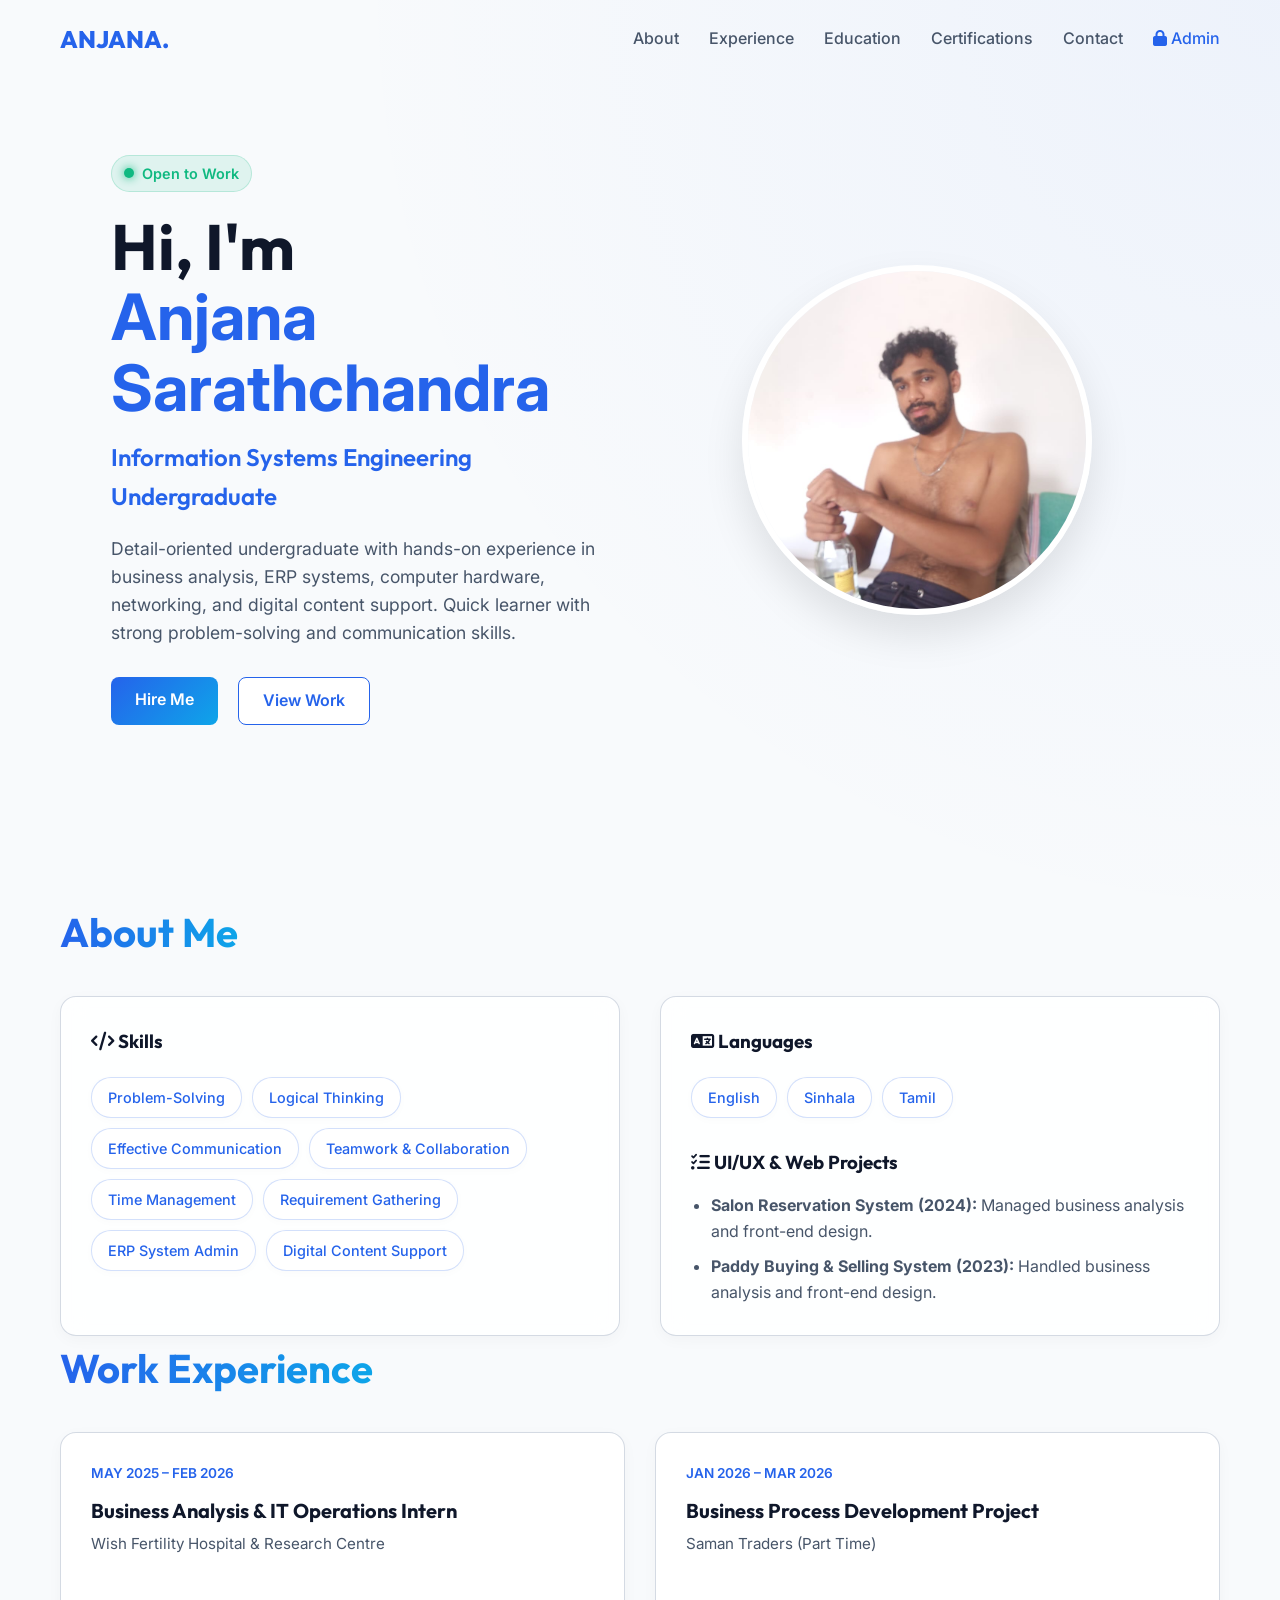
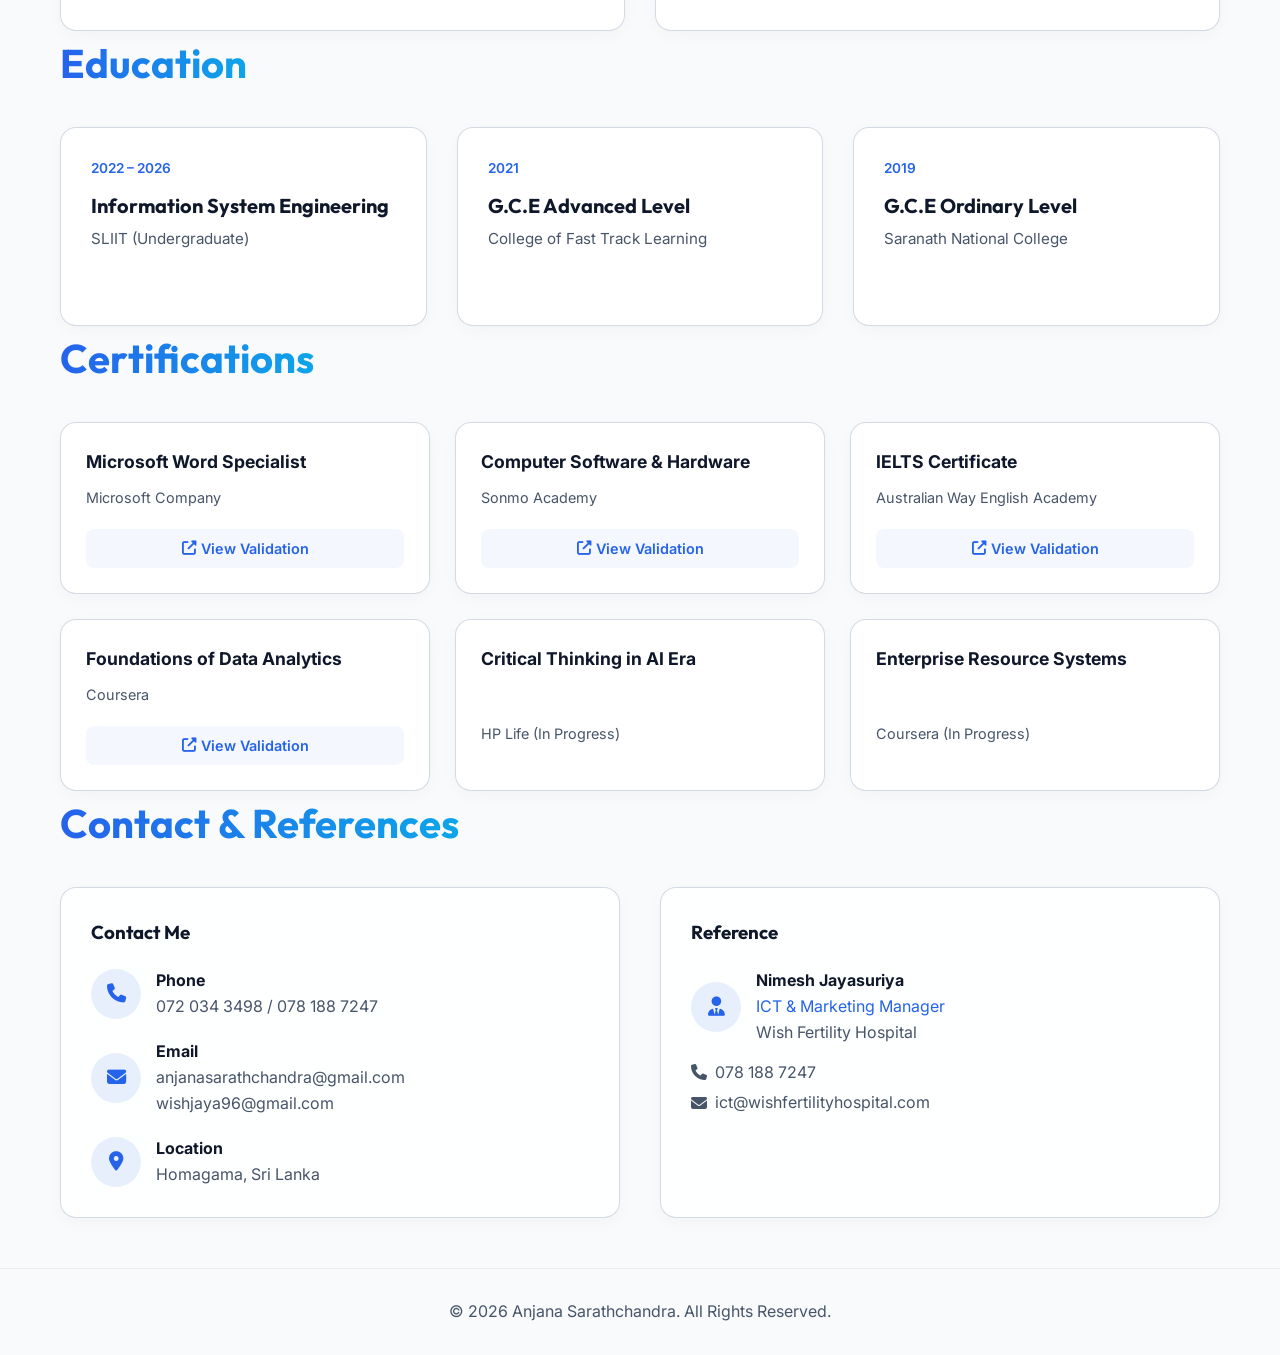
<file: index.html>
<!DOCTYPE html>
<html lang="en">

<head>
  <meta charset="UTF-8">
  <meta name="viewport" content="width=device-width, initial-scale=1.0">
  <title>Anjana Sarathchandra | Portfolio</title>
  <link rel="stylesheet" href="css/style.css">
  <link rel="stylesheet" href="https://cdnjs.cloudflare.com/ajax/libs/font-awesome/6.4.0/css/all.min.css">
  <link
    href="https://fonts.googleapis.com/css2?family=Inter:wght@300;400;600;800&family=Outfit:wght@400;700&display=swap"
    rel="stylesheet">
</head>

<body class="light-theme">

  <!-- Navigation -->
  <header id="header">
    <nav class="container">
      <a href="#" class="logo">ANJANA.</a>
      <ul class="nav-links">
        <li><a href="#about">About</a></li>
        <li><a href="#experience">Experience</a></li>
        <li><a href="#education">Education</a></li>
        <li><a href="#certifications">Certifications</a></li>
        <li><a href="#contact">Contact</a></li>
        <li><a href="admin.html" style="color:var(--accent-primary)"><i class="fas fa-lock"></i> Admin</a></li>
      </ul>
    </nav>
  </header>

  <!-- Hero Section -->
  <section class="hero" id="home">
    <div class="container hero-content">
      <div class="hero-text">
        <div class="status-badge" id="workStatus">
          <span class="status-dot"></span> <span id="workStatusText" class="status-text">Open to Work</span>
        </div>
        <h1 class="hero-title">Hi, I'm <br><span style="color:var(--accent-primary)">Anjana Sarathchandra</span></h1>
        <h3 class="hero-subtitle">Information Systems Engineering Undergraduate</h3>
        <p class="hero-desc">Detail-oriented undergraduate with hands-on experience in business analysis, ERP systems,
          computer hardware, networking, and digital content support. Quick learner with strong problem-solving and
          communication skills.</p>
        <div class="hero-actions">
          <a href="#contact" class="btn-primary">Hire Me</a>
          <a href="#experience" class="btn-outline">View Work</a>
        </div>
      </div>
      <div class="hero-image">
        <img src="images/1.jpeg" alt="Anjana Sarathchandra" class="avatar">
      </div>
    </div>
  </section>

  <!-- About Section -->
  <section id="about" class="container">
    <h2>About Me</h2>
    <div class="about-grid">
      <div class="glass skills-wrapper">
        <h3 style="margin-bottom: 15px;"><i class="fas fa-code"></i> Skills</h3>
        <div class="skills-list">
          <span class="skill-tag">Problem-Solving</span>
          <span class="skill-tag">Logical Thinking</span>
          <span class="skill-tag">Effective Communication</span>
          <span class="skill-tag">Teamwork & Collaboration</span>
          <span class="skill-tag">Time Management</span>
          <span class="skill-tag">Requirement Gathering</span>
          <span class="skill-tag">ERP System Admin</span>
          <span class="skill-tag">Digital Content Support</span>
        </div>
      </div>
      <div class="glass languages-wrapper">
        <h3 style="margin-bottom: 15px;"><i class="fas fa-language"></i> Languages</h3>
        <div class="skills-list">
          <span class="skill-tag">English</span>
          <span class="skill-tag">Sinhala</span>
          <span class="skill-tag">Tamil</span>
        </div>
        <h3 style="margin-top: 30px; margin-bottom: 15px;"><i class="fas fa-tasks"></i> UI/UX & Web Projects</h3>
        <ul style="color: var(--text-secondary); margin-left: 20px;">
          <li style="margin-bottom: 10px"><b>Salon Reservation System (2024):</b> Managed business analysis and
            front-end design.</li>
          <li><b>Paddy Buying & Selling System (2023):</b> Handled business analysis and front-end design.</li>
        </ul>
      </div>
    </div>
  </section>

  <section id="experience" class="container reveal">
    <h2>Work Experience</h2>
    <div id="experience-container" class="timeline-grid">
      <!-- Dynamically generated via JS -->
    </div>
  </section>

  <!-- Education Section -->
  <section id="education" class="container reveal">
    <h2>Education</h2>
    <div id="education-container" class="timeline-grid">
      <!-- Dynamically generated via JS -->
    </div>
  </section>

  <!-- Certifications Section -->
  <section id="certifications" class="container">
    <h2>Certifications</h2>
    <div class="cert-grid">
      <div class="glass cert-card">
        <h4>Microsoft Word Specialist</h4>
        <p>Microsoft Company</p>
        <a href="#" class="cert-link"><i class="fas fa-external-link-alt"></i> View Validation</a>
      </div>
      <div class="glass cert-card">
        <h4>Computer Software & Hardware</h4>
        <p>Sonmo Academy</p>
        <a href="#" class="cert-link"><i class="fas fa-external-link-alt"></i> View Validation</a>
      </div>
      <div class="glass cert-card">
        <h4>IELTS Certificate</h4>
        <p>Australian Way English Academy</p>
        <a href="#" class="cert-link"><i class="fas fa-external-link-alt"></i> View Validation</a>
      </div>
      <div class="glass cert-card">
        <h4>Foundations of Data Analytics</h4>
        <p>Coursera</p>
        <a href="#" class="cert-link"><i class="fas fa-external-link-alt"></i> View Validation</a>
      </div>
      <div class="glass cert-card">
        <h4>Critical Thinking in AI Era</h4>
        <p>HP Life (In Progress)</p>
      </div>
      <div class="glass cert-card">
        <h4>Enterprise Resource Systems</h4>
        <p>Coursera (In Progress)</p>
      </div>
    </div>
  </section>

  <!-- Contact Section -->
  <section id="contact" class="container">
    <h2>Contact & References</h2>
    <div class="contact-grid">
      <div class="glass skills-wrapper">
        <h3 style="margin-bottom: 20px;">Contact Me</h3>
        <div class="contact-info">
          <div class="contact-item">
            <div class="contact-icon"><i class="fas fa-phone"></i></div>
            <div class="contact-details">
              <h4>Phone</h4>
              <p>072 034 3498 / 078 188 7247</p>
            </div>
          </div>
          <div class="contact-item">
            <div class="contact-icon"><i class="fas fa-envelope"></i></div>
            <div class="contact-details">
              <h4>Email</h4>
              <p>anjanasarathchandra@gmail.com</p>
              <p>wishjaya96@gmail.com</p>
            </div>
          </div>
          <div class="contact-item">
            <div class="contact-icon"><i class="fas fa-map-marker-alt"></i></div>
            <div class="contact-details">
              <h4>Location</h4>
              <p>Homagama, Sri Lanka</p>
            </div>
          </div>
        </div>
      </div>
      <div class="glass languages-wrapper">
        <h3 style="margin-bottom: 20px;">Reference</h3>
        <div class="contact-item" style="margin-bottom: 15px;">
          <div class="contact-icon"><i class="fas fa-user-tie"></i></div>
          <div class="contact-details">
            <h4>Nimesh Jayasuriya</h4>
            <p style="color: var(--accent-primary);">ICT & Marketing Manager</p>
            <p>Wish Fertility Hospital</p>
          </div>
        </div>
        <p style="color: var(--text-secondary); margin-bottom: 5px;"><i class="fas fa-phone" style="width:20px;"></i>
          078 188 7247</p>
        <p style="color: var(--text-secondary);"><i class="fas fa-envelope" style="width:20px;"></i>
          ict@wishfertilityhospital.com</p>
      </div>
    </div>
  </section>

  <footer>
    <p>&copy; 2026 Anjana Sarathchandra. All Rights Reserved.</p>
  </footer>

  <!-- Modals -->
  <div class="modal-overlay" id="modalOverlay" onclick="closeModal(event)">
    <div class="modal-content" onclick="event.stopPropagation()">
      <button class="close-btn" onclick="closeModal(event, true)">&times;</button>
      <div class="modal-body" id="modalBody">
        <!-- Dynamic Content Injected Here -->
      </div>
    </div>
  </div>

  <script src="js/script.js?v=2"></script>
</body>

</html>
</file>
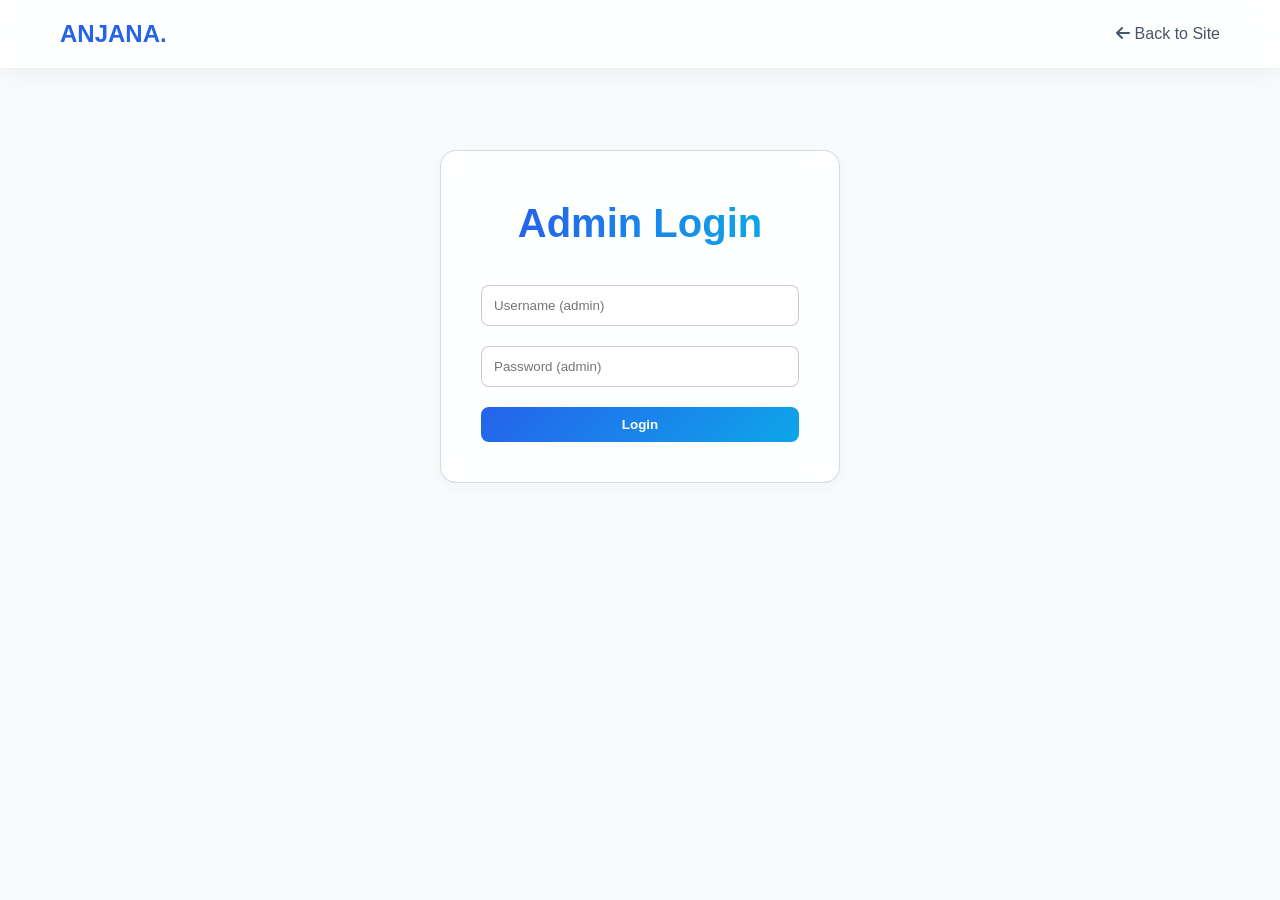
<file: admin.html>
<!DOCTYPE html>
<html lang="en">
<head>
  <meta charset="UTF-8">
  <title>Admin Dashboard | Anjana</title>
  <link rel="stylesheet" href="css/style.css">
  <link rel="stylesheet" href="https://cdnjs.cloudflare.com/ajax/libs/font-awesome/6.4.0/css/all.min.css">
  <style>
    .admin-container {
      max-width: 800px;
      margin: 80px auto;
      padding: 40px;
    }
    .form-group {
      margin-bottom: 20px;
    }
    .form-group label {
      display: block;
      margin-bottom: 8px;
      color: var(--text-secondary);
      font-weight: 600;
    }
    .form-group input, .form-group textarea, .form-group select {
      width: 100%;
      padding: 12px;
      border-radius: 8px;
      border: 1px solid rgba(0,0,0,0.2);
      background: rgba(255,255,255,0.9);
      color: #333;
      font-family: inherit;
    }
    .form-group input:focus, .form-group textarea:focus, .form-group select:focus {
      outline: none;
      border-color: var(--accent-primary);
    }
    .login-container {
      max-width: 400px; margin: 150px auto; text-align: center;
    }
    .dashboard-section {
      background: white;
      padding: 24px;
      border-radius: 12px;
      margin-bottom: 30px;
      box-shadow: 0 4px 15px rgba(0,0,0,0.05);
      border: 1px solid rgba(0,0,0,0.05);
    }
    .dashboard-section h3 {
      border-bottom: 2px solid var(--accent-primary);
      padding-bottom: 10px;
      margin-bottom: 20px;
      color: var(--accent-primary);
      display: flex; justify-content: space-between; align-items: center;
    }
    
    .nav-tabs {
        display: flex; gap: 10px; margin-bottom: 20px;
    }
    .nav-tab {
        padding: 8px 16px; border-radius: 6px; cursor: pointer;
        background: #e2e8f0; color: var(--text-secondary); font-weight: 600;
    }
    .nav-tab.active {
        background: var(--accent-primary); color: white;
    }
    
    .timeline-list-item {
        background: #f8fafc; border: 1px solid #e2e8f0; padding: 10px 15px; border-radius: 8px; margin-bottom: 10px;
        display: flex; justify-content: space-between; align-items: center;
    }
    .timeline-list-item button { margin-left: 10px; padding: 5px 10px; }
  </style>
</head>
<body class="light-theme">
  <!-- Nav just for back button -->
  <header class="scrolled">
    <nav class="container">
      <a href="index.html" class="logo">ANJANA.</a>
      <ul class="nav-links">
        <li><a href="index.html"><i class="fas fa-arrow-left"></i> Back to Site</a></li>
      </ul>
    </nav>
  </header>

  <!-- Login Area -->
  <div class="glass admin-container login-container" id="loginArea">
    <h2 style="margin-bottom:30px;">Admin Login</h2>
    <div class="form-group">
      <input type="text" id="username" placeholder="Username (admin)" />
    </div>
    <div class="form-group">
      <input type="password" id="password" placeholder="Password (admin)" />
    </div>
    <button class="btn-primary" style="width:100%" onclick="login()">Login</button>
  </div>

  <!-- Dashboard Area -->
  <div class="glass admin-container" id="dashboardArea" style="display: none; background: #f8fafc;">
    <h2 style="margin-bottom:30px; text-align:center;">Portfolio Dashboard</h2>

    <!-- General Settings -->
    <div class="dashboard-section">
      <h3>1. General Settings</h3>
      
      <div class="form-group">
        <label>Work Status</label>
        <select id="workStatusSelect">
          <option value="open">Open to Work</option>
          <option value="closed">Not Looking for Work</option>
        </select>
      </div>

      <div class="form-group">
        <label>Update Profile Image (Select a local file)</label>
        <input type="file" id="profileImageInput" accept="image/*" />
        <small style="color:var(--text-secondary)">Image will be saved in browser cache (Local Storage).</small>
      </div>

      <button class="btn-primary" onclick="saveGeneralSettings()"><i class="fas fa-save"></i> Save Settings</button>
    </div>

    <!-- Timeline Edit -->
    <div class="dashboard-section">
      <h3>
          2. Manage Timeline
          <button class="btn-primary" style="font-size: 0.9rem" onclick="openAddForm()"><i class="fas fa-plus"></i> Add New</button>
      </h3>
      
      <div class="nav-tabs">
          <div class="nav-tab active" id="tab-exp" onclick="switchListTab('experience')">Experiences</div>
          <div class="nav-tab" id="tab-edu" onclick="switchListTab('education')">Educations</div>
      </div>
      
      <div id="timelineListContainer">
          <!-- Populated by JS -->
      </div>
      
      <div id="editFormArea" style="display: none; margin-top: 30px; padding-top: 20px; border-top: 1px dashed #cbd5e1;">
          <h4 id="formTitle" style="margin-bottom: 20px;">Edit Item</h4>
          <input type="hidden" id="editId" />
          <input type="hidden" id="editCategory" />
          
          <div class="form-group" id="categorySelectGroup" style="display: none;">
            <label>Category</label>
            <select id="editCategorySelect">
              <option value="experience">Experience</option>
              <option value="education">Education</option>
            </select>
          </div>
          
          <div class="form-group">
            <label>Date / Duration</label>
            <input type="text" id="editDate" placeholder="e.g. MAY 2025 – FEB 2026" />
          </div>
          
          <div class="form-group">
            <label>Title</label>
            <input type="text" id="editTitle" placeholder="e.g. Senior Software Engineer" />
          </div>
          
          <div class="form-group">
            <label>Organization</label>
            <input type="text" id="editOrg" placeholder="e.g. InfoTech Solutions" />
          </div>
          
          <div class="form-group">
            <label>Description (Supports HTML like &lt;ul&gt;&lt;li&gt;)</label>
            <textarea id="editDesc" rows="6" placeholder="Detailed responsibilities or info..."></textarea>
          </div>

          <div style="display: flex; gap: 10px;">
              <button class="btn-primary" onclick="saveItem()"><i class="fas fa-check"></i> Save Item</button>
              <button class="btn-outline" onclick="closeForm()">Cancel</button>
          </div>
      </div>

    </div>
    
    <div style="text-align: right">
       <button class="btn-outline" onclick="resetData()"><i class="fas fa-trash"></i> Factory Reset Setup</button>
    </div>

  </div>

  <script src="js/script.js?v=2"></script>
  <script>
    let currentTab = 'experience';
    let isEditing = false;

    function login() {
      const user = document.getElementById('username').value;
      const pass = document.getElementById('password').value;
      if (user === 'admin' && pass === 'admin') {
        document.getElementById('loginArea').style.display = 'none';
        document.getElementById('dashboardArea').style.display = 'block';
        loadFormInitialData();
      } else {
        alert('Invalid credentials! Try: admin / admin');
      }
    }

    function loadFormInitialData() {
      const status = localStorage.getItem('portfolio_work_status') || 'open';
      document.getElementById('workStatusSelect').value = status;
      renderTimelineList();
    }

    function saveGeneralSettings() {
      const status = document.getElementById('workStatusSelect').value;
      localStorage.setItem('portfolio_work_status', status);

      const fileInput = document.getElementById('profileImageInput');
      if (fileInput.files && fileInput.files[0]) {
        const reader = new FileReader();
        reader.onload = function(e) {
          localStorage.setItem('portfolio_profile_image', e.target.result);
          alert('Settings & Image Saved Successfully!');
        };
        reader.readAsDataURL(fileInput.files[0]);
      } else {
        alert('Settings Saved Successfully!');
      }
    }

    function switchListTab(tab) {
        currentTab = tab;
        document.getElementById('tab-exp').classList.remove('active');
        document.getElementById('tab-edu').classList.remove('active');
        
        if(tab === 'experience') document.getElementById('tab-exp').classList.add('active');
        else document.getElementById('tab-edu').classList.add('active');
        
        renderTimelineList();
        closeForm();
    }

    function renderTimelineList() {
        const container = document.getElementById('timelineListContainer');
        container.innerHTML = '';
        const list = portfolioData[currentTab];
        
        if (list.length === 0) {
            container.innerHTML = '<p style="color:var(--text-secondary)">No items found. Add a new one.</p>';
            return;
        }

        list.forEach((item) => {
            const el = document.createElement('div');
            el.className = 'timeline-list-item';
            el.innerHTML = '<div><strong>' + item.title + '</strong> <br> <small>' + item.org + '</small></div>' +
              '<div>' +
                '<button class="btn-outline" style="padding: 5px 12px" onclick="editItem(\'' + item.id + '\', \'' + currentTab + '\')"><i class="fas fa-edit"></i> Edit</button>' +
                '<button class="btn-outline" style="padding: 5px 12px; color: red; border-color: red" onclick="deleteItem(\'' + item.id + '\', \'' + currentTab + '\')"><i class="fas fa-trash"></i></button>' +
              '</div>';
            container.appendChild(el);
        });
    }

    function openAddForm() {
        isEditing = false;
        document.getElementById('formTitle').innerText = "Add New Item";
        document.getElementById('editId').value = "new_" + Date.now();
        document.getElementById('editCategorySelect').value = currentTab;
        document.getElementById('categorySelectGroup').style.display = 'block';
        
        document.getElementById('editDate').value = "";
        document.getElementById('editTitle').value = "";
        document.getElementById('editOrg').value = "";
        document.getElementById('editDesc').value = "";
        
        document.getElementById('editFormArea').style.display = 'block';
    }

    function editItem(id, category) {
        isEditing = true;
        const item = portfolioData[category].find(x => x.id === id);
        if(!item) return;
        
        document.getElementById('formTitle').innerText = "Edit: " + item.title;
        document.getElementById('editId').value = id;
        document.getElementById('editCategory').value = category;
        document.getElementById('categorySelectGroup').style.display = 'none';
        
        document.getElementById('editDate').value = item.date;
        document.getElementById('editTitle').value = item.title;
        document.getElementById('editOrg').value = item.org;
        document.getElementById('editDesc').value = item.desc;
        
        document.getElementById('editFormArea').style.display = 'block';
    }

    function saveItem() {
        const id = document.getElementById('editId').value;
        const category = isEditing ? document.getElementById('editCategory').value : document.getElementById('editCategorySelect').value;
        
        const data = {
            id: id,
            date: document.getElementById('editDate').value,
            title: document.getElementById('editTitle').value,
            org: document.getElementById('editOrg').value,
            desc: document.getElementById('editDesc').value,
        };
        
        if (isEditing) {
            const index = portfolioData[category].findIndex(x => x.id === id);
            if(index !== -1) portfolioData[category][index] = data;
        } else {
            portfolioData[category].push(data);
            if(category !== currentTab) switchListTab(category);
        }
        
        savePortfolioData();
        renderTimelineList();
        closeForm();
    }
    
    function deleteItem(id, category) {
        if(confirm("Are you sure you want to delete this item?")) {
            portfolioData[category] = portfolioData[category].filter(x => x.id !== id);
            savePortfolioData();
            renderTimelineList();
        }
    }

    function savePortfolioData() {
        localStorage.setItem('portfolio_data_v2', JSON.stringify(portfolioData));
    }

    function closeForm() {
        document.getElementById('editFormArea').style.display = 'none';
    }

    function resetData() {
        if(confirm("Are you sure you want to reset all data back to original CV?")) {
            localStorage.clear();
            alert("Data reset! Please reload the page.");
            location.reload();
        }
    }
  </script>
</body>
</html>
</file>
<file: css/style.css>
:root {
  /* LIGHT THEME TOKENS */
  --bg-primary: #f8fafc;
  --bg-secondary: #ffffff;
  --accent-primary: #2563eb;
  --accent-secondary: #0ea5e9;
  --accent-green: #10b981;
  --text-primary: #0f172a;
  --text-secondary: #475569;
  --glass-bg: rgba(255, 255, 255, 0.85);
  --glass-border: rgba(0, 0, 0, 0.05);
  --shadow-light: 0 4px 20px rgba(0, 0, 0, 0.05);
  --shadow-hover: 0 10px 30px rgba(37, 99, 235, 0.15);
}

* {
  margin: 0;
  padding: 0;
  box-sizing: border-box;
  font-family: 'Inter', sans-serif;
}

body {
  background-color: var(--bg-primary);
  color: var(--text-primary);
  line-height: 1.6;
  overflow-x: hidden;
}

/* Typography */
h1, h2, h3 {
  font-family: 'Outfit', sans-serif;
  font-weight: 700;
}

h2 {
  font-size: 2.5rem;
  margin-bottom: 2rem;
  background: linear-gradient(to right, var(--accent-primary), var(--accent-secondary));
  -webkit-background-clip: text;
  background-clip: text;
  -webkit-text-fill-color: transparent;
  display: inline-block;
}

/* Glassmorphism / Cards */
.glass {
  background: var(--glass-bg);
  backdrop-filter: blur(12px);
  -webkit-backdrop-filter: blur(12px);
  border: 1px solid rgba(148, 163, 184, 0.4); /* Stronger grey/blue border */
  border-radius: 16px;
  box-shadow: 0 4px 15px rgba(0, 0, 0, 0.03);
}

/* layout */
.container {
  max-width: 1200px;
  margin: 0 auto;
  padding: 0 20px;
}

/* Header */
header {
  position: fixed;
  top: 0;
  left: 0;
  width: 100%;
  padding: 20px 0;
  z-index: 1000;
  transition: all 0.3s ease;
}
header.scrolled {
  background: var(--glass-bg);
  backdrop-filter: blur(16px);
  border-bottom: 1px solid var(--glass-border);
  padding: 15px 0;
  box-shadow: var(--shadow-light);
}

nav {
  display: flex;
  justify-content: space-between;
  align-items: center;
}

.logo {
  font-size: 1.5rem;
  font-weight: 800;
  color: var(--accent-primary);
  text-decoration: none;
  font-family: 'Outfit', sans-serif;
}

.nav-links {
  display: flex;
  gap: 30px;
  list-style: none;
}

.nav-links a {
  color: var(--text-secondary);
  text-decoration: none;
  font-weight: 500;
  transition: color 0.3s ease;
}

.nav-links a:hover, .nav-links a.active {
  color: var(--accent-primary);
}

.btn-primary {
  background: linear-gradient(135deg, var(--accent-primary), var(--accent-secondary));
  color: white;
  padding: 10px 24px;
  border-radius: 8px;
  text-decoration: none;
  font-weight: 600;
  transition: transform 0.3s ease, box-shadow 0.3s ease;
  display: inline-block;
  border: none;
  cursor: pointer;
}

.btn-primary:hover {
  transform: translateY(-2px);
  box-shadow: var(--shadow-hover);
}

/* Status Badge */
.status-badge {
  display: inline-flex;
  align-items: center;
  gap: 8px;
  background: rgba(16, 185, 129, 0.1);
  padding: 6px 12px;
  border-radius: 20px;
  font-size: 0.9rem;
  font-weight: 600;
  margin-bottom: 20px;
  border: 1px solid rgba(16, 185, 129, 0.2);
}
.status-badge.closed {
  background: rgba(239, 68, 68, 0.1);
  border: 1px solid rgba(239, 68, 68, 0.2);
  color: #ef4444;
}
.status-badge.closed .status-dot {
  background: #ef4444;
  box-shadow: 0 0 10px #ef4444;
}
.status-badge .status-dot {
  width: 10px;
  height: 10px;
  background: var(--accent-green);
  border-radius: 50%;
  box-shadow: 0 0 10px var(--accent-green);
  animation: pulse 2s infinite;
}
.status-badge .status-text {
  color: var(--accent-green);
}
.status-badge.closed .status-text {
  color: #ef4444;
}
@keyframes pulse {
  0% { transform: scale(0.95); opacity: 0.8; }
  50% { transform: scale(1.1); opacity: 1; }
  100% { transform: scale(0.95); opacity: 0.8; }
}

/* Hero Section */
.hero {
  min-height: 100vh;
  display: flex;
  align-items: center;
  padding-top: 80px;
  position: relative;
  background: radial-gradient(circle at top right, rgba(37, 99, 235, 0.05), transparent 60%);
}

.hero-content {
  display: flex;
  align-items: center;
  justify-content: space-between;
  gap: 50px;
}

.hero-text {
  flex: 1;
}

.hero-title {
  font-size: 4rem;
  line-height: 1.1;
  margin-bottom: 15px;
}

.hero-subtitle {
  font-size: 1.5rem;
  color: var(--accent-primary);
  margin-bottom: 20px;
  font-weight: 600;
}

.hero-desc {
  color: var(--text-secondary);
  font-size: 1.1rem;
  margin-bottom: 30px;
  max-width: 600px;
}

.hero-actions {
  display: flex;
  gap: 20px;
}

.btn-outline {
  background: white;
  color: var(--accent-primary);
  border: 1px solid var(--accent-primary);
  padding: 10px 24px;
  border-radius: 8px;
  text-decoration: none;
  font-weight: 600;
  transition: all 0.3s ease;
}
.btn-outline:hover {
  background: var(--accent-primary);
  color: white;
}

.hero-image {
  flex: 1;
  display: flex;
  justify-content: center;
  position: relative;
}

.avatar {
  width: 350px;
  height: 350px;
  border-radius: 50%;
  object-fit: cover;
  border: 6px solid white;
  box-shadow: 0 20px 40px rgba(0, 0, 0, 0.1);
  transition: transform 0.5s ease;
}

.avatar:hover {
  transform: scale(1.05) rotate(2deg);
}

/* Sections General */
section {
  padding: 100px 0;
}

/* About Section */
.about-grid {
  display: grid;
  grid-template-columns: 1fr 1fr;
  gap: 40px;
}

.skills-wrapper, .languages-wrapper {
  padding: 30px;
}

.skills-list {
  display: flex;
  flex-wrap: wrap;
  gap: 10px;
  margin-top: 20px;
}

.skill-tag {
  background: white;
  color: var(--accent-primary);
  padding: 8px 16px;
  border-radius: 20px;
  font-size: 0.9rem;
  font-weight: 500;
  border: 1px solid rgba(37, 99, 235, 0.2);
  transition: all 0.3s ease;
  box-shadow: 0 2px 10px rgba(0,0,0,0.02);
}

.skill-tag:hover {
  background: var(--accent-primary);
  color: white;
  transform: translateY(-2px);
}

/* Timeline Cards (Experience & Education) */
.timeline-grid {
  display: grid;
  grid-template-columns: repeat(auto-fit, minmax(300px, 1fr));
  gap: 30px;
}

.timeline-card {
  padding: 30px;
  cursor: pointer;
  transition: all 0.4s ease;
  position: relative;
  overflow: hidden;
  background: white;
}

.timeline-card::before {
  content: '';
  position: absolute;
  top: 0; left: 0; width: 100%; height: 4px;
  background: linear-gradient(90deg, var(--accent-primary), var(--accent-secondary));
  transform: scaleX(0);
  transform-origin: left;
  transition: transform 0.4s ease;
}

.timeline-card:hover::before {
  transform: scaleX(1);
}

.timeline-card:hover {
  transform: translateY(-10px);
  box-shadow: var(--shadow-hover);
  border-color: rgba(37, 99, 235, 0.2);
}

.timeline-date {
  font-size: 0.85rem;
  color: var(--accent-primary);
  font-weight: 600;
  margin-bottom: 10px;
}

.timeline-title {
  font-size: 1.25rem;
  margin-bottom: 5px;
  color: var(--text-primary);
}

.timeline-org {
  color: var(--text-secondary);
  font-size: 0.95rem;
  margin-bottom: 15px;
}

.click-hint {
  font-size: 0.8rem;
  color: var(--accent-primary);
  display: inline-flex;
  align-items: center;
  gap: 5px;
  opacity: 0;
  transform: translateY(10px);
  transition: all 0.3s ease;
  background: rgba(37, 99, 235, 0.1);
  padding: 4px 10px;
  border-radius: 12px;
}

.timeline-card:hover .click-hint {
  opacity: 1;
  transform: translateY(0);
}

/* Modal */
.modal-overlay {
  position: fixed;
  top: 0; left: 0; width: 100%; height: 100%;
  background: rgba(15, 23, 42, 0.6);
  backdrop-filter: blur(8px);
  display: flex;
  justify-content: center;
  align-items: center;
  z-index: 2000;
  opacity: 0;
  visibility: hidden;
  transition: all 0.3s ease;
}

.modal-overlay.active {
  opacity: 1;
  visibility: visible;
}

.modal-content {
  background: var(--bg-secondary);
  width: 90%;
  max-width: 700px;
  border-radius: 16px;
  padding: 40px;
  position: relative;
  transform: translateY(30px);
  transition: all 0.4s ease;
  border: 1px solid var(--glass-border);
  box-shadow: 0 25px 50px -12px rgba(0, 0, 0, 0.25);
  max-height: 85vh;
  overflow-y: auto;
}

.modal-overlay.active .modal-content {
  transform: translateY(0);
}

.close-btn {
  position: absolute;
  top: 20px;
  right: 20px;
  background: var(--bg-primary);
  width: 40px; height: 40px;
  border-radius: 50%;
  border: 1px solid var(--glass-border);
  color: var(--text-secondary);
  font-size: 1.5rem;
  display: flex; justify-content: center; align-items: center;
  cursor: pointer;
  transition: all 0.3s ease;
}

.close-btn:hover {
  background: var(--accent-primary);
  color: white;
}

.modal-body h3 {
  font-size: 1.8rem;
  margin-bottom: 5px;
}
.modal-body .subtitle {
  color: var(--accent-primary);
  margin-bottom: 20px;
  font-weight: 600;
}
.modal-body p, .modal-body ul {
  color: var(--text-secondary);
  margin-bottom: 15px;
}
.modal-body ul {
  padding-left: 20px;
}
.modal-body li {
  margin-bottom: 8px;
}

/* Certifications */
.cert-grid {
  display: grid;
  grid-template-columns: repeat(auto-fit, minmax(280px, 1fr));
  gap: 25px;
}

.cert-card {
  padding: 25px;
  display: flex;
  flex-direction: column;
  justify-content: space-between;
  height: 100%;
  background: white;
}
.cert-card h4 {
  margin-bottom: 10px;
  font-size: 1.1rem;
}
.cert-card p {
  color: var(--text-secondary);
  font-size: 0.9rem;
  margin-bottom: 20px;
}
.cert-link {
  color: var(--accent-primary);
  text-decoration: none;
  font-size: 0.9rem;
  display: flex;
  align-items: center;
  gap: 5px;
  font-weight: 600;
  margin-top: auto;
  padding: 8px;
  background: rgba(37, 99, 235, 0.05);
  border-radius: 8px;
  justify-content: center;
  transition: all 0.3s ease;
}
.cert-link:hover {
  background: var(--accent-primary);
  color: white;
}

/* Contact */
.contact-grid {
  display: grid;
  grid-template-columns: 1fr 1fr;
  gap: 40px;
}

.contact-info {
  display: flex;
  flex-direction: column;
  gap: 20px;
}

.contact-item {
  display: flex;
  align-items: center;
  gap: 15px;
}

.contact-icon {
  width: 50px;
  height: 50px;
  border-radius: 50%;
  background: rgba(37, 99, 235, 0.1);
  color: var(--accent-primary);
  display: flex;
  justify-content: center;
  align-items: center;
  font-size: 1.2rem;
}

.contact-details h4 {
  font-size: 1rem;
  color: var(--text-primary);
}
.contact-details p {
  color: var(--text-secondary);
}

/* Footer */
footer {
  text-align: center;
  padding: 30px;
  border-top: 1px solid var(--glass-border);
  margin-top: 50px;
  color: var(--text-secondary);
}

/* Animations */
.reveal {
  opacity: 0;
  transform: translateY(40px);
  transition: all 0.8s cubic-bezier(0.5, 0, 0, 1);
}

.reveal.reveal-active {
  opacity: 1;
  transform: translateY(0);
}

.reveal-stagger {
  opacity: 0;
  transform: translateY(30px);
  transition: all 0.6s cubic-bezier(0.5, 0, 0, 1);
}

.reveal-stagger.reveal-active {
  opacity: 1;
  transform: translateY(0);
}

/* Advanced Hover Animations */
.cert-card {
  transition: transform 0.4s cubic-bezier(0.175, 0.885, 0.32, 1.275), box-shadow 0.4s ease;
}
.cert-card:hover {
  transform: translateY(-10px) scale(1.02);
  box-shadow: var(--shadow-hover);
  border-color: rgba(37, 99, 235, 0.3);
}

/* Modal Content Animation */
.modal-desc-content li {
  animation: slideInRight 0.5s cubic-bezier(0.175, 0.885, 0.32, 1.275) forwards;
  opacity: 0;
  transform: translateX(20px);
}
.modal-desc-content li:nth-child(1) { animation-delay: 0.1s; }
.modal-desc-content li:nth-child(2) { animation-delay: 0.2s; }
.modal-desc-content li:nth-child(3) { animation-delay: 0.3s; }
.modal-desc-content li:nth-child(4) { animation-delay: 0.4s; }
.modal-desc-content li:nth-child(5) { animation-delay: 0.5s; }

@keyframes slideInRight {
  to {
    opacity: 1;
    transform: translateX(0);
  }
}

/* Base Card Borders for better visibility */
.timeline-card, .cert-card {
  border: 1px solid rgba(148, 163, 184, 0.4); 
}

/* Responsive Mobile Layout */
@media (max-width: 768px) {
  /* Hero Section */
  .hero-content {
    flex-direction: column-reverse;
    text-align: center;
    gap: 30px;
    padding-top: 120px;
  }
  
  .hero-title {
    font-size: 2.5rem;
  }
  
  .hero-actions {
    justify-content: center;
  }
  
  .avatar {
    width: 250px;
    height: 250px;
  }

  /* Header / Nav */
  .nav-links {
    flex-wrap: wrap;
    justify-content: center;
    gap: 15px;
  }
  
  nav {
    flex-direction: column;
    gap: 10px;
  }
  
  /* Grids */
  .about-grid, .contact-grid {
    grid-template-columns: 1fr;
  }
  
  .timeline-grid, .cert-grid {
    grid-template-columns: 1fr;
    gap: 20px;
  }

  /* Modals */
  .modal-content {
    width: 95%;
    padding: 25px;
  }
}
</file>
